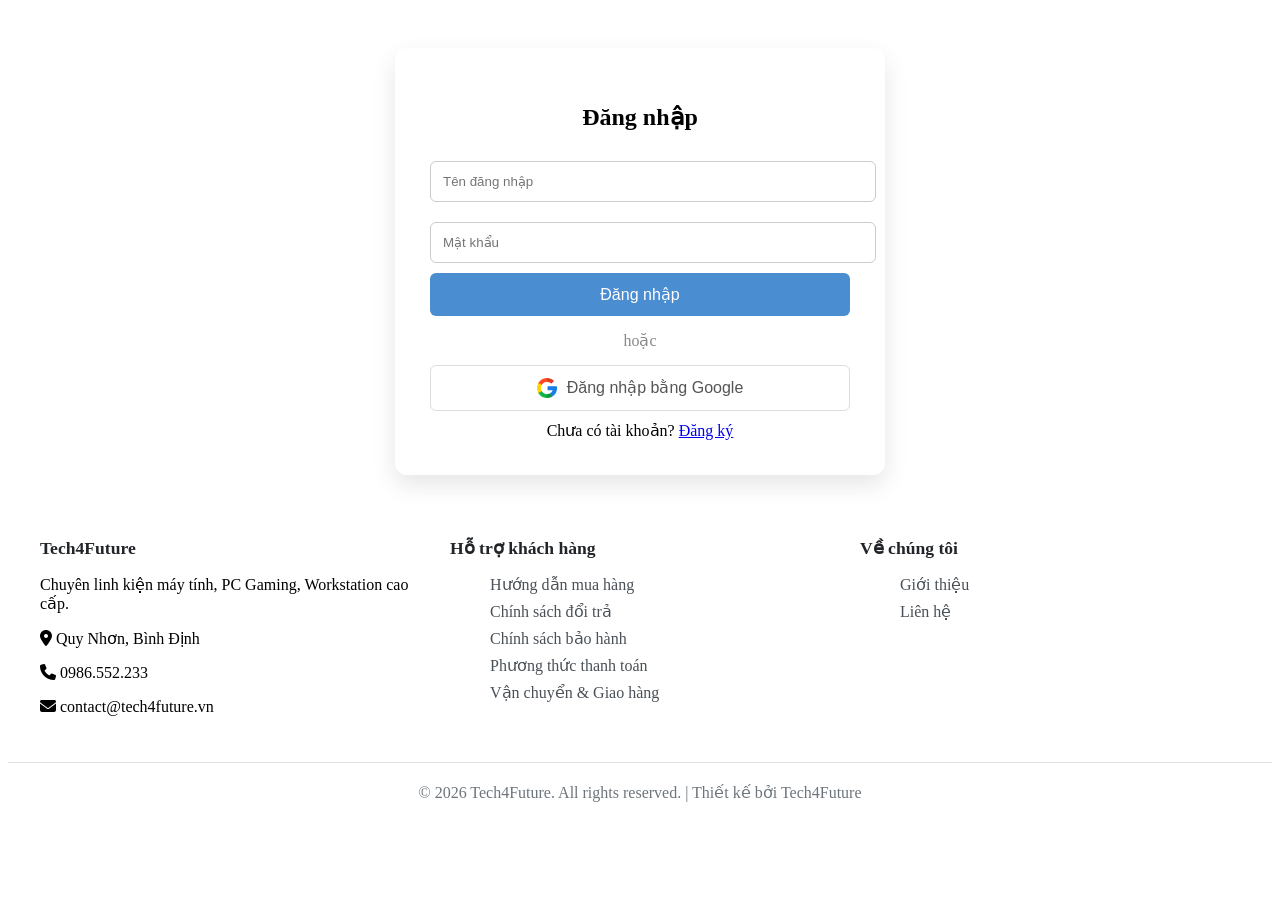
<file: auth/login_full.html>
<!DOCTYPE html>
<html lang="vi">
<head>
<meta charset="UTF-8">
<meta name="viewport" content="width=device-width, initial-scale=1.0">
<title>Đăng nhập - Tech4Future</title>
<link rel="stylesheet" href="https://cdnjs.cloudflare.com/ajax/libs/font-awesome/6.5.0/css/all.min.css"/>
<link rel="stylesheet" href="../css/auth.css">
</head>

<body>
<div class="main-content">
<div class="container">

<h2>Đăng nhập</h2>

<input type="text" placeholder="Tên đăng nhập">
<input type="password" placeholder="Mật khẩu">

<button>Đăng nhập</button>

<div class="divider">hoặc</div>

<button class="google-btn">
<img src="../images/products/icons_google.png" width="20">
Đăng nhập bằng Google
</button>

<div class="link">
Chưa có tài khoản? <a href="register_full.html">Đăng ký</a>
</div>

</div>
</div>

<footer class="site-footer">
    <div class="footer-container">
      <div class="footer-col">
        <h4>Tech4Future</h4>
        <p>Chuyên linh kiện máy tính, PC Gaming, Workstation cao cấp.</p>
        <p><i class="fas fa-map-marker-alt"></i> Quy Nhơn, Bình Định</p>
        <p><i class="fas fa-phone"></i> 0986.552.233</p>
        <p><i class="fas fa-envelope"></i> contact@tech4future.vn</p>
      </div>

      <div class="footer-col">
        <h4>Hỗ trợ khách hàng</h4>
        <ul>
          <li><a href="#">Hướng dẫn mua hàng</a></li>
          <li><a href="#">Chính sách đổi trả</a></li>
          <li><a href="#">Chính sách bảo hành</a></li>
          <li><a href="#">Phương thức thanh toán</a></li>
          <li><a href="#">Vận chuyển & Giao hàng</a></li>
        </ul>
      </div>

      <div class="footer-col">
        <h4>Về chúng tôi</h4>
        <ul>
          <li><a href="#">Giới thiệu</a></li>
          <li><a href="#">Liên hệ</a></li>
        </ul>
      </div>
    </div>

    <div class="footer-bottom">
      © 2026 Tech4Future. All rights reserved. | Thiết kế bởi Tech4Future
    </div>
  </footer>

</body>
</html>
</file>
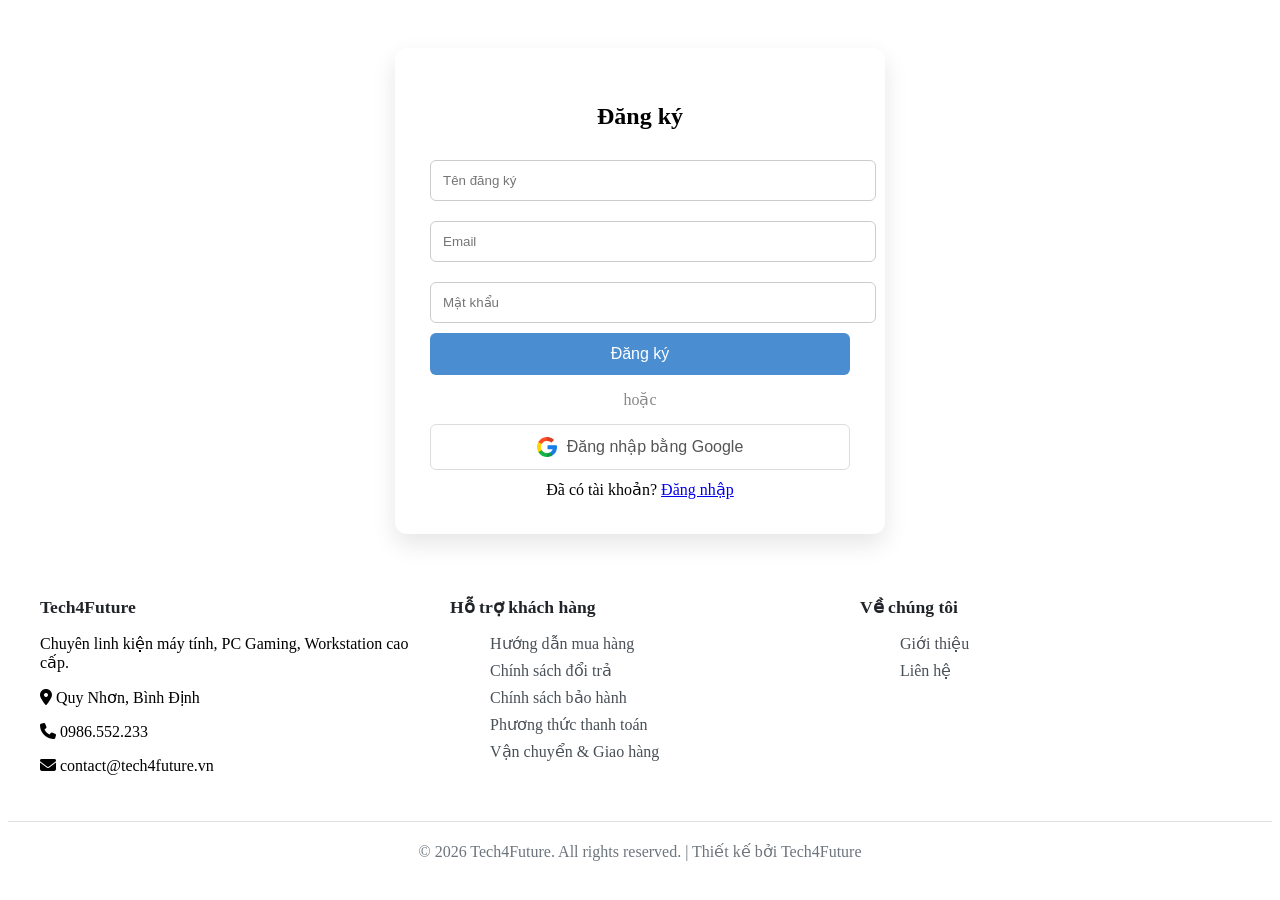
<file: auth/register_full.html>
<!DOCTYPE html>
<html lang="vi">
<head>
<meta charset="UTF-8">
<meta name="viewport" content="width=device-width, initial-scale=1.0">
<title>Đăng ký - Tech4Future</title>
<link rel="stylesheet" href="https://cdnjs.cloudflare.com/ajax/libs/font-awesome/6.5.0/css/all.min.css"/>
<link rel="stylesheet" href="../css/auth.css">
</head>

<body>
<div class="main-content">
<div class="container">

<h2>Đăng ký</h2>

<input type='text' placeholder='Tên đăng ký'>
<input type='email' placeholder='Email'>
<input type='password' placeholder='Mật khẩu'>



<button>Đăng ký</button>

<div class="divider">hoặc</div>

<button class="google-btn">
<img src="../images/products/icons_google.png" width="20">
Đăng nhập bằng Google
</button>

<div class="link">
Đã có tài khoản? <a href="login_full.html">Đăng nhập</a>
</div>

</div>
</div>

<footer class="site-footer">
    <div class="footer-container">
      <div class="footer-col">
        <h4>Tech4Future</h4>
        <p>Chuyên linh kiện máy tính, PC Gaming, Workstation cao cấp.</p>
        <p><i class="fas fa-map-marker-alt"></i> Quy Nhơn, Bình Định</p>
        <p><i class="fas fa-phone"></i> 0986.552.233</p>
        <p><i class="fas fa-envelope"></i> contact@tech4future.vn</p>
      </div>

      <div class="footer-col">
        <h4>Hỗ trợ khách hàng</h4>
        <ul>
          <li><a href="#">Hướng dẫn mua hàng</a></li>
          <li><a href="#">Chính sách đổi trả</a></li>
          <li><a href="#">Chính sách bảo hành</a></li>
          <li><a href="#">Phương thức thanh toán</a></li>
          <li><a href="#">Vận chuyển & Giao hàng</a></li>
        </ul>
      </div>

      <div class="footer-col">
        <h4>Về chúng tôi</h4>
        <ul>
          <li><a href="#">Giới thiệu</a></li>
          <li><a href="#">Liên hệ</a></li>
        </ul>
      </div>
    </div>

    <div class="footer-bottom">
      © 2026 Tech4Future. All rights reserved. | Thiết kế bởi Tech4Future
    </div>
  </footer>

</body>
</html>
</file>
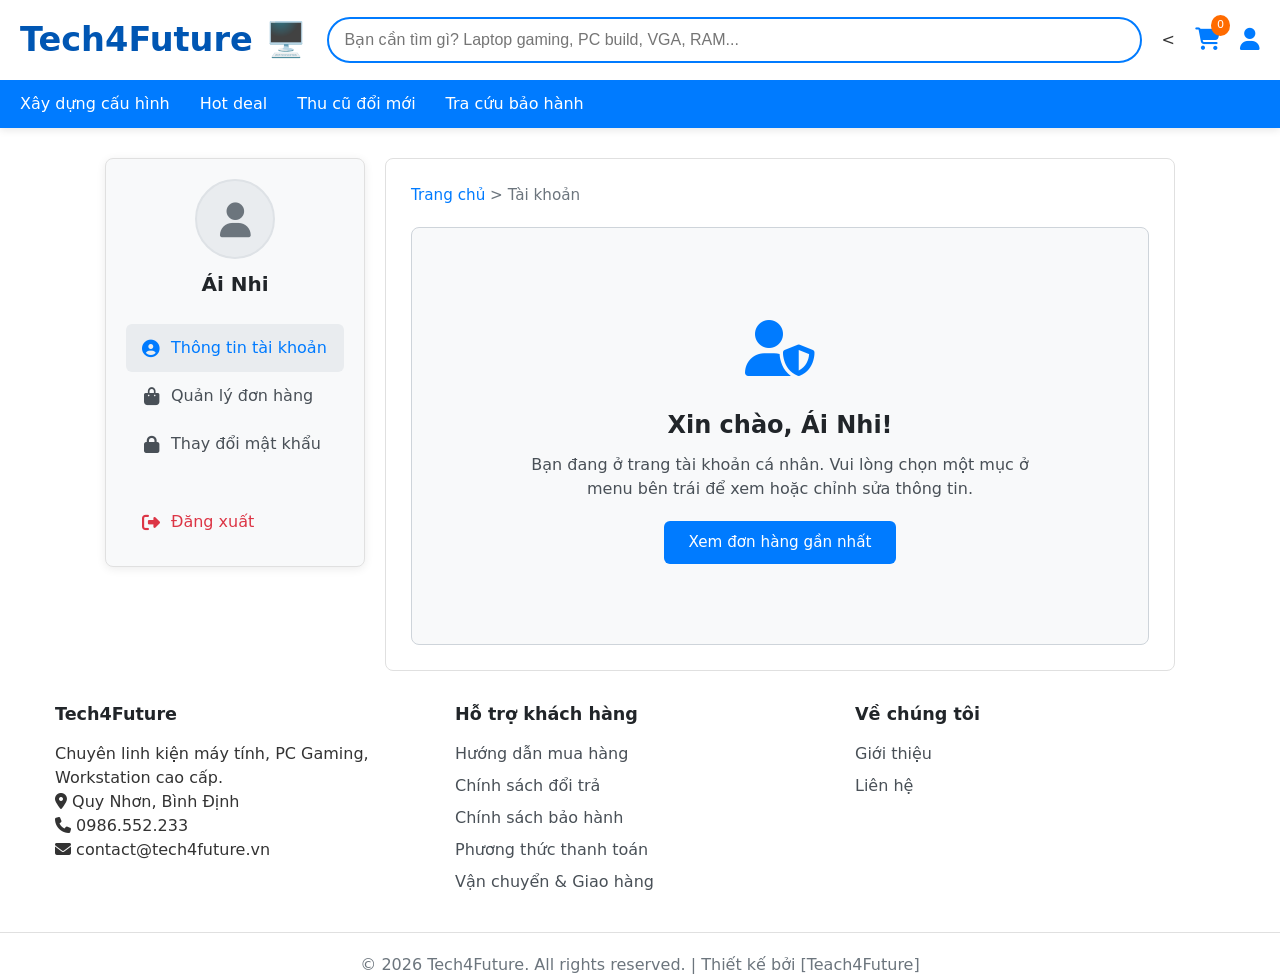
<file: pages/profile.html>
<!DOCTYPE html>
<html lang="vi">
<head>
  <meta charset="UTF-8" />
  <meta name="viewport" content="width=device-width, initial-scale=1.0"/>
  <title>Tài khoản - Tech4Future</title>
  
  <link rel="stylesheet" href="https://cdnjs.cloudflare.com/ajax/libs/font-awesome/6.5.0/css/all.min.css"/>
  <link rel="stylesheet" href="../assets/css/style.css">
  <link rel="stylesheet" href="../assets/css/profile.css">
</head>
<body>

  <header>
    <div class="main-header">
      <a href="../index.html" class="logo">Tech4Future 🖥️</a>
      
      <div class="search-bar">
        <input type="text" placeholder="Bạn cần tìm gì? Laptop gaming, PC build, VGA, RAM...">
      </div><

      <div class="icons">
        <a href="../pages/cart.html" class="cart"><i class="fas fa-shopping-cart"></i></a>
        <a href="../pages/profile.html"><i class="fas fa-user"></i></a>
      </div>
    </div>

    <div class="nav-cat">
      <div class="nav-cat-inner">
        <a href="#">Xây dựng cấu hình</a>
        <a href="#">Hot deal</a>
        <a href="#">Thu cũ đổi mới</a>
        <a href="../pages/trabaohanh.html">Tra cứu bảo hành</a>
      </div>
    </div>
  </header>

  <!-- Nội dung chính -->
  <div class="main-wrapper">
    <div class="content-container">
      <!-- Sidebar trái -->
      <aside class="sidebar">
        <div class="user-profile">
          <div class="avatar"><i class="fas fa-user"></i></div>
          <div class="username">Ái Nhi</div>
        </div>

        <ul class="menu-list">
          <li class="menu-item"><a href="#" class="active"><i class="fas fa-user-circle"></i> Thông tin tài khoản</a></li>
          <li class="menu-item"><a href="#"><i class="fas fa-shopping-bag"></i> Quản lý đơn hàng</a></li>
          <li class="menu-item"><a href="#"><i class="fas fa-lock"></i> Thay đổi mật khẩu</a></li>
          <li class="menu-item logout"><a href="#"><i class="fas fa-sign-out-alt"></i> Đăng xuất</a></li>
        </ul>
      </aside>

      <!-- Nội dung chính -->
      <main class="main-content">
        <div class="breadcrumb">
          <a href="/">Trang chủ</a> > Tài khoản
        </div>

        <div class="welcome-box">
          <div class="welcome-icon"><i class="fas fa-user-shield"></i></div>
          <h2 class="welcome-title">Xin chào, Ái Nhi!</h2>
          <p class="welcome-text">
            Bạn đang ở trang tài khoản cá nhân. Vui lòng chọn một mục ở menu bên trái để xem hoặc chỉnh sửa thông tin.
          </p>
          <a href="#" class="btn">Xem đơn hàng gần nhất</a>
        </div>
      </main>
    </div>
  </div>

  <!-- Footer chung (dùng cho mọi trang) -->
  <footer class="site-footer">
    <div class="footer-container">
      <div class="footer-col">
        <h4>Tech4Future</h4>
        <p>Chuyên linh kiện máy tính, PC Gaming, Workstation cao cấp.</p>
        <p><i class="fas fa-map-marker-alt"></i> Quy Nhơn, Bình Định</p>
        <p><i class="fas fa-phone"></i> 0986.552.233</p>
        <p><i class="fas fa-envelope"></i> contact@tech4future.vn</p>
      </div>

      <div class="footer-col">
        <h4>Hỗ trợ khách hàng</h4>
        <ul>
          <li><a href="#">Hướng dẫn mua hàng</a></li>
          <li><a href="#">Chính sách đổi trả</a></li>
          <li><a href="#">Chính sách bảo hành</a></li>
          <li><a href="#">Phương thức thanh toán</a></li>
          <li><a href="#">Vận chuyển & Giao hàng</a></li>
        </ul>
      </div>

      <div class="footer-col">
        <h4>Về chúng tôi</h4>
        <ul>
          <li><a href="#">Giới thiệu</a></li>
          <li><a href="#">Liên hệ</a></li>
        </ul>
      </div>
    </div>

    <div class="footer-bottom">
      © 2026 Tech4Future. All rights reserved. | Thiết kế bởi [Teach4Future]
    </div>
  </footer>

</body>
</html>
</file>
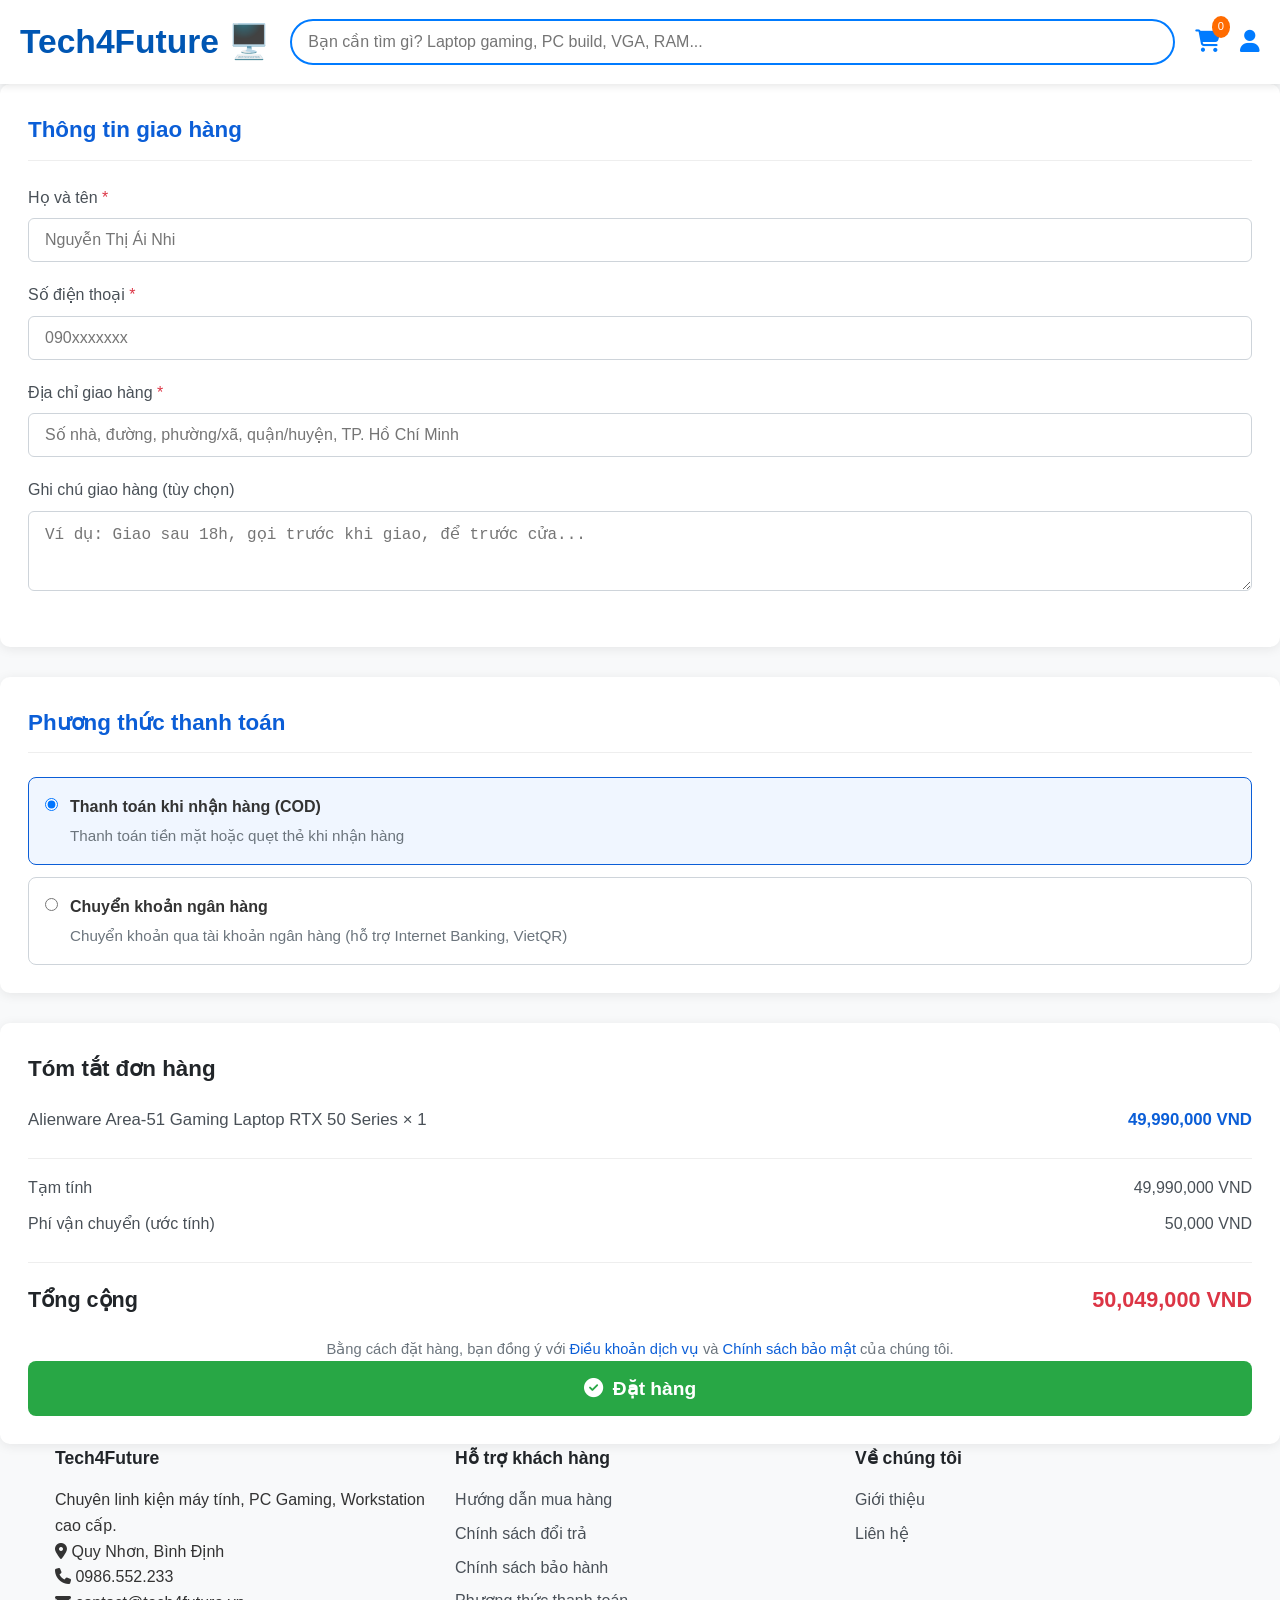
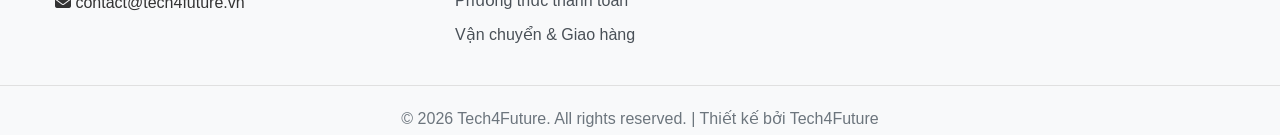
<file: pages/thanh-toan.html>
<!DOCTYPE html>
<html lang="vi">
<head>
  <meta charset="UTF-8" />
  <meta name="viewport" content="width=device-width, initial-scale=1.0"/>
  <title>Thanh toán - Tech4Future</title>
  
  <link rel="stylesheet" href="https://cdnjs.cloudflare.com/ajax/libs/font-awesome/6.5.0/css/all.min.css"/>
  <link rel="stylesheet" href="../assets/css/checkout.css" />
  <link rel="stylesheet" href="../assets/css/style.css" />
</head>
<body>
<header>
  <div class="main-header">
      <a href="../index.html" class="logo">Tech4Future 🖥️</a>
      
      <div class="search-bar">
        <input type="text" placeholder="Bạn cần tìm gì? Laptop gaming, PC build, VGA, RAM...">
      </div>

      <div class="icons">
        <a href="#" class="cart"><i class="fas fa-shopping-cart"></i></a>
        <a href="#"><i class="fas fa-user"></i></a>
      </div>
    </div>
</header>

 
        <div class="checkout-form">

          <!-- Thông tin giao hàng -->
          <div class="section">
            <h2>Thông tin giao hàng</h2>
            <form action="#" method="post">
              <div class="form-row">
                <div class="form-group">
                  <label for="fullname">Họ và tên <span class="required">*</span></label>
                  <input type="text" id="fullname" name="hoten" placeholder="Nguyễn Thị Ái Nhi" required>
                </div>
              </div>

              <div class="form-row">
                <div class="form-group">
                  <label for="phone">Số điện thoại <span class="required">*</span></label>
                  <input type="tel" id="phone" name="sodienthoai" placeholder="090xxxxxxx" required>
                </div>
              </div>

              <div class="form-group">
                <label for="address">Địa chỉ giao hàng <span class="required">*</span></label>
                <input type="text" id="address" name="diachi" placeholder="Số nhà, đường, phường/xã, quận/huyện, TP. Hồ Chí Minh" required>
              </div>

              <div class="form-group">
                <label for="notes">Ghi chú giao hàng (tùy chọn)</label>
                <textarea id="notes" name="ghichu" rows="3" placeholder="Ví dụ: Giao sau 18h, gọi trước khi giao, để trước cửa..."></textarea>
              </div>
            </form>
          </div>

          <!-- Phương thức thanh toán -->
          <div class="section">
            <h2>Phương thức thanh toán</h2>
            <div class="payment-options">
              <label class="payment-method">
                <input type="radio" name="payment" value="cod" checked>
                <div class="method-content">
                  <strong>Thanh toán khi nhận hàng (COD)</strong>
                  <p>Thanh toán tiền mặt hoặc quẹt thẻ khi nhận hàng</p>
                </div>
              </label>

              <label class="payment-method">
                <input type="radio" name="payment" value="bank">
                <div class="method-content">
                  <strong>Chuyển khoản ngân hàng</strong>
                  <p>Chuyển khoản qua tài khoản ngân hàng (hỗ trợ Internet Banking, VietQR)</p>
                </div>
              </label>
            </div>
          </div>
           <div class="order-summary">
          <h2>Tóm tắt đơn hàng</h2>

          <div class="summary-items">
            <div class="summary-item">
              <div class="item-name">Alienware Area-51 Gaming Laptop RTX 50 Series × 1</div>
              <div class="item-price">49,990,000 VND </div>
            </div>
            
            <!-- Có thể thêm các sản phẩm khác -->
          </div>

          <div class="summary-fee">
            <div class="fee-row">
              <span>Tạm tính</span>
              <span>49,990,000 VND</span>
            </div>
            <div class="fee-row">
              <span>Phí vận chuyển (ước tính)</span>
              <span>50,000 VND</span>
            </div>
          </div>

          <div class="grand-total">
            <span>Tổng cộng</span>
            <span class="total-amount">50,049,000 VND</span>
          </div>

          <div class="policy-note">
            Bằng cách đặt hàng, bạn đồng ý với 
            <a href="#">Điều khoản dịch vụ</a> và 
            <a href="#">Chính sách bảo mật</a> của chúng tôi.
          </div>
          <button type="submit" class="btn-place-order">
            <i class="fas fa-check-circle"></i> Đặt hàng
          </button>
        </div>
          <!-- Nút đặt hàng -->
      
        </div>
<footer class="site-footer">
    <div class="footer-container">
      <div class="footer-col">
        <h4>Tech4Future</h4>
        <p>Chuyên linh kiện máy tính, PC Gaming, Workstation cao cấp.</p>
        <p><i class="fas fa-map-marker-alt"></i> Quy Nhơn, Bình Định</p>
        <p><i class="fas fa-phone"></i> 0986.552.233</p>
        <p><i class="fas fa-envelope"></i> contact@tech4future.vn</p>
      </div>

      <div class="footer-col">
        <h4>Hỗ trợ khách hàng</h4>
        <ul>
          <li><a href="#">Hướng dẫn mua hàng</a></li>
          <li><a href="#">Chính sách đổi trả</a></li>
          <li><a href="#">Chính sách bảo hành</a></li>
          <li><a href="#">Phương thức thanh toán</a></li>
          <li><a href="#">Vận chuyển & Giao hàng</a></li>
        </ul>
      </div>

      <div class="footer-col">
        <h4>Về chúng tôi</h4>
        <ul>
          <li><a href="#">Giới thiệu</a></li>
          <li><a href="#">Liên hệ</a></li>
        </ul>
      </div>
    </div>

    <div class="footer-bottom">
      © 2026 Tech4Future. All rights reserved. | Thiết kế bởi Tech4Future
    </div>
  </footer>
</body>
</html>
</file>
<file: css/auth.css>
.main-content{
flex:1;
display:flex;
justify-content:center;
align-items:center;
padding:40px 0;
}

.container{
width:420px;
background:white;
padding:35px;
border-radius:12px;
box-shadow:0 10px 25px rgba(0,0,0,0.1);
}

h2{text-align:center;margin-bottom:20px;}

input{
width:100%;
padding:12px;
margin:10px 0;
border:1px solid #ccc;
border-radius:6px;
}

button{
width:100%;
padding:12px;
border:none;
background:#4a8dd1;
color:white;
font-size:16px;
border-radius:6px;
cursor:pointer;
}

.divider{text-align:center;margin:15px 0;color:#888;}

.google-btn{
background:white;
color:#555;
border:1px solid #ddd;
display:flex;
align-items:center;
justify-content:center;
gap:10px;
}

.link{text-align:center;margin-top:10px;}

.footer-container {
      max-width: 1200px;
      margin: 0 auto;
      padding: 0 15px;
      display: grid;
      grid-template-columns: repeat(auto-fit, minmax(220px, 1fr));
      gap: 30px;
    }

    .footer-col h4 {
      margin-bottom: 15px;
      color: #212529;
      font-size: 1.1rem;
    }

    .footer-col ul {
      list-style: none;
    }

    .footer-col ul li {
      margin-bottom: 8px;
    }

    .footer-col a {
      color: #495057;
      text-decoration: none;
    }

    .footer-col a:hover {
      color: #007bff;
    }

    .footer-bottom {
      text-align: center;
      margin-top: 30px;
      padding-top: 20px;
      border-top: 1px solid #e0e0e0;
      color: #6c757d;
    }
</file>
<file: assets/css/style.css>
:root {
   --primary: #007BFF;       /* xanh duong chinh */
      --primary-dark: #0056b3;
      --primary-light: #e3f2fd;
   --accent: #ff6b00;        /* cam noi bat khuyen mai */
      --text: #333;
      --gray: #666;
      --bg: #f8f9fa;
    }

    * { margin:0; padding:0; box-sizing:border-box; }
    body {
      font-family: 'Segoe UI', Tahoma, Geneva, Verdana, sans-serif;
      background: var(--bg);
      color: var(--text);
      line-height: 1.6;
    }

    /* Top bar */
    .top-bar {
      background: var(--primary);
      color: white;
      padding: 8px 20px;
      font-size: 0.95rem;
      display: flex;
      justify-content: space-between;
      align-items: center;
      flex-wrap: wrap;
    }
    .top-bar a { color: white; text-decoration: none; margin: 0 12px; }
    .top-bar a:hover { text-decoration: underline; }

    /* Header */
    header {
      background: white;
      box-shadow: 0 2px 8px rgba(0,0,0,0.1);
      position: sticky;
      top: 0;
      z-index: 999;
    }
    .main-header {
      max-width: 1400px;
      margin: 0 auto;
      padding: 15px 20px;
      display: flex;
      align-items: center;
      gap: 20px;
      flex-wrap: wrap;
    }
    .logo {
      font-size: 2.1rem;
      font-weight: bold;
      color: var(--primary-dark);
      text-decoration: none;
    }
    .search-bar {
      flex: 1;
      min-width: 280px;
    }
    .search-bar input {
      width: 100%;
      padding: 12px 16px;
      border: 2px solid var(--primary);
      border-radius: 50px;
      font-size: 1rem;
      outline: none;
    }
    .icons {
      display: flex;
      gap: 20px;
      font-size: 1.4rem;
    }
    .icons a { color: var(--primary); position: relative; }
    .icons .cart::after {
      content: "0";
      position: absolute;
      top: -8px; right: -10px;
      background: var(--accent);
      color: white;
      font-size: 0.7rem;
      padding: 2px 6px;
      border-radius: 50%;
    }

    /* Nav categories */
    .nav-cat {
      background: var(--primary);
      color: white;
    }
    .nav-cat-inner {
      max-width: 1400px;
      margin: 0 auto;
      padding: 12px 20px;
      display: flex;
      gap: 30px;
      font-weight: 500;
    }
    .nav-cat a { color: white; text-decoration: none; }
    .nav-cat a:hover { text-decoration: underline; }

    /* Layout */
    .container {
      max-width: 1400px;
      margin: 20px auto;
      padding: 0 20px;
      display: flex;
      gap: 25px;
    }

    aside {
      width: 260px;
      background: white;
      border-radius: 8px;
      box-shadow: 0 2px 10px rgba(0,0,0,0.08);
      padding: 15px;
      height: fit-content;
      position: sticky;
      top: 90px;
    }
    aside h3 {
      color: var(--primary-dark);
      margin-bottom: 15px;
      font-size: 1.3rem;
    }
    .cat-list {
      list-style: none;
    }
    .cat-list li {
      padding: 10px 0;
      border-bottom: 1px solid #eee;
    }
    .cat-list a {
      color: var(--text);
      text-decoration: none;
      display: flex;
      align-items: center;
      gap: 10px;
      font-size: 0.98rem;
      transition: all 0.2s ease;
    }
    .cat-list a:hover { 
      color: var(--primary);
      padding-left: 6px;
    }
    /* ===== COMMENT: STYLE CHO DANH MỤC ĐANG CHỌN =====
       Khi loại sản phẩm được chọn, thêm class .active vào link
       Hiển thị bằng color xanh đậm + bold + border trái =====*/
    .cat-list a.active {
      color: var(--primary);
      font-weight: 700;
      border-left: 3px solid var(--primary);
      padding-left: 8px;
    }

    main { flex: 1; }

    /* Banner - da sua voi nen PC RGB dep */
    .banner {
      background: linear-gradient(rgba(0, 0, 0, 0.55), rgba(0, 0, 0, 0.65)), 
                  url('https://images.unsplash.com/photo-1587202372775-e229f172b9d7?auto=format&fit=crop&q=80&w=2000') center/cover no-repeat;
      color: white;
      padding: 80px 40px;
      border-radius: 16px;
      margin-bottom: 40px;
      text-align: center;
      box-shadow: 0 10px 30px rgba(0, 123, 255, 0.3);
      position: relative;
      overflow: hidden;
    }

    .banner::before {
      content: "";
      position: absolute;
      top: 0; left: 0; right: 0; bottom: 0;
      background: linear-gradient(135deg, rgba(0,123,255,0.15), rgba(255,107,0,0.15));
      pointer-events: none;
    }

    .banner h1 {
      font-size: 3.2rem;
      margin-bottom: 20px;
      text-shadow: 0 4px 10px rgba(0,0,0,0.6);
      position: relative;
      z-index: 2;
    }

    .banner p {
      font-size: 1.6rem;
      margin-bottom: 35px;
      max-width: 800px;
      margin-left: auto;
      margin-right: auto;
      position: relative;
      z-index: 2;
    }

    .banner .btn {
      background: var(--accent);
      color: white;
      padding: 18px 48px;
      border-radius: 50px;
      text-decoration: none;
      font-weight: bold;
      font-size: 1.4rem;
      transition: all 0.3s;
      box-shadow: 0 6px 20px rgba(255,107,0,0.4);
      position: relative;
      z-index: 2;
      display: inline-block;
    }

    .banner .btn:hover {
      background: #e65c00;
      transform: translateY(-5px) scale(1.05);
      box-shadow: 0 12px 30px rgba(255,107,0,0.6);
    }

    .hot-deals {
      display: grid;
      grid-template-columns: repeat(auto-fit, minmax(280px, 1fr));
      gap: 20px;
    }

    .t4f-pagination {
      margin-top: 30px;
      padding: 14px;
      border-radius: 14px;
      background: linear-gradient(180deg, #f8fbff 0%, #eef5ff 100%);
      border: 1px solid #d6e6ff;
      display: flex;
      align-items: center;
      justify-content: center;
      gap: 10px;
      flex-wrap: wrap;
    }

    .t4f-page-btn {
      min-width: 42px;
      height: 42px;
      padding: 0 14px;
      border-radius: 999px;
      border: 1px solid #c7dbff;
      background: #ffffff;
      color: #1a3f7a;
      text-decoration: none;
      display: inline-flex;
      align-items: center;
      justify-content: center;
      font-weight: 700;
      box-shadow: 0 4px 10px rgba(0, 123, 255, 0.08);
      transition: transform 0.18s ease, box-shadow 0.18s ease, background 0.18s ease, color 0.18s ease;
    }

    .t4f-page-btn:hover {
      background: #eaf3ff;
      color: #0a56b1;
      transform: translateY(-2px);
      box-shadow: 0 8px 16px rgba(0, 123, 255, 0.15);
    }

    .t4f-page-btn.is-active {
      background: linear-gradient(135deg, #007bff 0%, #0058c7 100%);
      border-color: #0058c7;
      color: #fff;
      box-shadow: 0 10px 18px rgba(0, 91, 204, 0.35);
      pointer-events: none;
    }

    .t4f-page-btn.is-disabled {
      background: #f2f5fa;
      border-color: #e1e7f0;
      color: #a7b1c0;
      box-shadow: none;
      pointer-events: none;
    }

    .t4f-page-nav {
      min-width: 92px;
    }

    /* Product Card */
    .product-card-link {
      display: block;
      text-decoration: none;
      color: inherit;
      height: 100%;
    }

    .product-card {
      background: white;
      border-radius: 10px;
      overflow: hidden;
      box-shadow: 0 4px 12px rgba(0,0,0,0.1);
      transition: 0.3s;
      text-align: center;
      height: 100%;
      display: flex;
      flex-direction: column;
    }

    .product-card:hover {
      transform: translateY(-8px);
      box-shadow: 0 12px 30px rgba(0,123,255,0.25);
    }

    .product-card img {
      width: 100%;
      height: 220px;
      object-fit: contain;
      padding: 15px;
      background: #f8f9fa;
    }

    .product-info {
      padding: 15px;
      flex: 1;
      display: flex;
      flex-direction: column;
    }

    .product-info h4 {
      font-size: 1.1rem;
      margin-bottom: 8px;
      height: 2.6em;
      overflow: hidden;
    }

    .price {
      color: var(--accent);
      font-size: 1.4rem;
      font-weight: bold;
      margin: 8px 0;
    }

    .old-price {
      color: var(--gray);
      text-decoration: line-through;
      font-size: 0.95rem;
    }

    .product-buttons {
      margin-top: 12px;
      display: flex;
      gap: 12px;
      justify-content: center;
      flex-wrap: wrap;
    }

    .btn {
      padding: 10px 18px;
      font-size: 0.95rem;
      border: none;
      border-radius: 6px;
      cursor: pointer;
      transition: all 0.2s;
    }

    .btn-add-to-cart {
      background: var(--accent);
      color: white;
    }

    .btn-add-to-cart:hover {
      background: #e65c00;
      transform: translateY(-2px);
    }

    .btn-detail {
      background: var(--primary);
      color: white;
    }

    .btn-detail:hover {
      background: var(--primary-dark);
      transform: translateY(-2px);
    }

    .product-buttons button {
      position: relative;
      z-index: 2;
    }

    /* Floating Zalo Button */
    .zalo-float {
      position: fixed;
      bottom: 20px;
      right: 20px;
      width: 60px;
      height: 60px;
      background: #0068ff;
      border-radius: 50%;
      box-shadow: 0 4px 12px rgba(0, 0, 0, 0.3);
      display: flex;
      align-items: center;
      justify-content: center;
      z-index: 9999;
      transition: all 0.3s ease;
      text-decoration: none;
    }

    .zalo-float img {
      width: 45px;
      height: 45px;
      object-fit: contain;
    }

    .zalo-float:hover {
      transform: scale(1.15);
      box-shadow: 0 8px 20px rgba(0, 104, 255, 0.4);
    }

    @media (max-width: 992px) {
      .container { flex-direction: column; }
      aside { width: 100%; position: static; }
    }
    @media (max-width: 768px) {
      .main-header { flex-direction: column; gap: 15px; }
      .nav-cat-inner { flex-wrap: wrap; justify-content: center; }
      .banner { padding: 60px 20px; }
      .banner h1 { font-size: 2.5rem; }
      .banner p { font-size: 1.3rem; }
      .t4f-pagination {
        gap: 8px;
        padding: 10px;
      }
      .t4f-page-btn {
        min-width: 38px;
        height: 38px;
        padding: 0 11px;
        font-size: 0.9rem;
      }
      .t4f-page-nav {
        min-width: 82px;
      }
      .zalo-float {
        width: 55px;
        height: 55px;
        bottom: 15px;
        right: 15px;
      }
      .zalo-float img {
        width: 40px;
        height: 40px;
      }
    }

    /* Footer */
    .footer-container {
      max-width: 1200px;
      margin: 0 auto;
      padding: 0 15px;
      display: grid;
      grid-template-columns: repeat(auto-fit, minmax(220px, 1fr));
      gap: 30px;
    }

    .footer-col h4 {
      margin-bottom: 15px;
      color: #212529;
      font-size: 1.1rem;
    }

    .footer-col ul {
      list-style: none;
    }

    .footer-col ul li {
      margin-bottom: 8px;
    }

    .footer-col a {
      color: #495057;
      text-decoration: none;
    }

    .footer-col a:hover {
      color: #007bff;
    }

    .footer-bottom {
      text-align: center;
      margin-top: 30px;
      padding-top: 20px;
      border-top: 1px solid #e0e0e0;
      color: #6c757d;
    }
</file>
<file: assets/css/profile.css>
* {
      margin: 0;
      padding: 0;
      box-sizing: border-box;
    }

    body {
      background: #ffffff;
      color: #333333;
      font-family: system-ui, -apple-system, BlinkMacSystemFont, 'Segoe UI', Roboto, sans-serif;
      min-height: 100vh;
      line-height: 1.5;
    }

    /* Header chung cho mọi trang */
    .site-header {
      background: #ffffff;
      border-bottom: 1px solid #e0e0e0;
      position: sticky;
      top: 0;
      z-index: 1000;
      box-shadow: 0 2px 4px rgba(0,0,0,0.04);
    }

    .header-top {
      background: #f8f9fa;
      padding: 8px 0;
      font-size: 0.9rem;
      color: #495057;
    }

    .header-main {
      padding: 12px 0;
    }

    .container {
      max-width: 1200px;
      margin: 0 auto;
      padding: 0 15px;
    }

    .header-content {
      display: flex;
      justify-content: space-between;
      align-items: center;
      flex-wrap: wrap;
      gap: 15px;
    }

    .logo a {
      font-size: 1.6rem;
      font-weight: 700;
      color: #212529;
      text-decoration: none;
    }

    .nav-menu a {
      margin-left: 24px;
      color: #495057;
      text-decoration: none;
      font-weight: 500;
    }

    .nav-menu a:hover,
    .nav-menu a.active {
      color: #007bff;
    }

    .header-actions {
      display: flex;
      align-items: center;
      gap: 20px;
    }

    .header-actions a {
      color: #495057;
      text-decoration: none;
      font-size: 1.1rem;
    }

    .header-actions a:hover {
      color: #007bff;
    }

    /* Nội dung chính (giữ nguyên như cũ nhưng thêm margin-top cho header) */
    .main-wrapper {
      padding: 30px 0;
    }

    .content-container {
      max-width: 1100px;
      margin: 0 auto;
      padding: 0 15px;
      display: flex;
      gap: 20px;
    }

    .sidebar {
      width: 260px;
      background: #f8f9fa;
      border-radius: 8px;
      padding: 20px;
      border: 1px solid #e0e0e0;
    }

    .user-profile {
      text-align: center;
      margin-bottom: 25px;
    }

    .avatar {
      width: 80px;
      height: 80px;
      border-radius: 50%;
      background: #e9ecef;
      margin: 0 auto 10px;
      display: flex;
      align-items: center;
      justify-content: center;
      font-size: 2.2rem;
      color: #6c757d;
      border: 2px solid #dee2e6;
    }

    .username {
      font-size: 1.25rem;
      font-weight: 600;
      color: #212529;
    }

    .menu-list {
      list-style: none;
    }

    .menu-item a {
      display: flex;
      align-items: center;
      gap: 10px;
      padding: 12px 15px;
      color: #495057;
      text-decoration: none;
      border-radius: 6px;
      transition: background 0.2s;
    }

    .menu-item a:hover,
    .menu-item a.active {
      background: #e9ecef;
      color: #007bff;
    }

    .menu-item i {
      width: 20px;
      text-align: center;
      font-size: 1.1rem;
    }

    .logout a {
      color: #dc3545 !important;
      margin-top: 30px;
    }

    .main-content {
      flex: 1;
      background: #ffffff;
      border-radius: 8px;
      padding: 25px;
      border: 1px solid #e0e0e0;
    }

    .breadcrumb {
      color: #6c757d;
      font-size: 0.95rem;
      margin-bottom: 20px;
    }

    .breadcrumb a {
      color: #007bff;
      text-decoration: none;
    }

    .welcome-box {
      text-align: center;
      padding: 80px 30px;
      background: #f8f9fa;
      border-radius: 8px;
      border: 1px solid #ced4da;
    }

    .welcome-icon {
      font-size: 3.5rem;
      color: #007bff;
      margin-bottom: 15px;
    }

    .welcome-title {
      font-size: 1.5rem;
      margin-bottom: 10px;
      color: #212529;
    }

    .welcome-text {
      color: #495057;
      max-width: 500px;
      margin: 0 auto 20px;
    }

    .btn {
      display: inline-block;
      background: #007bff;
      color: white;
      padding: 10px 24px;
      border-radius: 6px;
      text-decoration: none;
      font-weight: 500;
      transition: background 0.2s;
    }

    .btn:hover {
      background: #0056b3;
    }
</file>
<file: assets/css/checkout.css>
/* thanh-toan.css */

.checkout-page {
  background: #f8f9fa;
  min-height: 100vh;
  padding: 40px 0;
}

.container {
  max-width: 1100px;
  margin: 0 auto;
  padding: 0 20px;
}

h1 {
  text-align: center;
  font-size: 2.1rem;
  color: #212529;
  margin-bottom: 40px;
}

.checkout-layout {
  display: grid;
  grid-template-columns: 1fr 380px;
  gap: 40px;
}

.checkout-form .section {
  background: white;
  border-radius: 10px;
  box-shadow: 0 2px 12px rgba(0,0,0,0.08);
  padding: 28px;
  margin-bottom: 30px;
}

.section h2 {
  font-size: 1.4rem;
  color: #0b5ed7;
  margin-bottom: 24px;
  padding-bottom: 12px;
  border-bottom: 1px solid #eee;
}

.form-row {
  display: grid;
  grid-template-columns: 1fr;
  gap: 20px;
}

.form-group {
  margin-bottom: 20px;
}

.form-group label {
  display: block;
  margin-bottom: 8px;
  font-weight: 500;
  color: #495057;
}

.form-group input,
.form-group textarea {
  width: 100%;
  padding: 12px 16px;
  border: 1px solid #ced4da;
  border-radius: 6px;
  font-size: 1rem;
  transition: border-color 0.2s;
}

.form-group input:focus,
.form-group textarea:focus {
  outline: none;
  border-color: #0b5ed7;
  box-shadow: 0 0 0 3px rgba(11,94,215,0.15);
}

.required {
  color: #dc3545;
}

.payment-options {
  display: flex;
  flex-direction: column;
  gap: 12px;
}

.payment-method {
  display: flex;
  align-items: flex-start;
  padding: 16px;
  border: 1px solid #ced4da;
  border-radius: 8px;
  cursor: pointer;
  transition: all 0.2s;
}

.payment-method input {
  margin-top: 4px;
  margin-right: 12px;
}

.payment-method:hover,
.payment-method:has(input:checked) {
  border-color: #0b5ed7;
  background: #f0f6ff;
}

.method-content strong {
  display: block;
  margin-bottom: 4px;
}

.method-content p {
  margin: 0;
  font-size: 0.95rem;
  color: #6c757d;
}

.btn-place-order {
  width: 100%;
  padding: 16px;
  background: #28a745;
  color: white;
  border: none;
  border-radius: 8px;
  font-size: 1.2rem;
  font-weight: 600;
  cursor: pointer;
  display: flex;
  align-items: center;
  justify-content: center;
  gap: 10px;
  /* không có transition */
}

.btn-place-order:hover {
  background: #218838;
}


/* Tóm tắt đơn hàng */
.order-summary {
  background: white;
  border-radius: 10px;
  box-shadow: 0 2px 12px rgba(0,0,0,0.08);
  padding: 28px;
  height: fit-content;
  position: sticky;
  top: 100px;
}

.order-summary h2 {
  font-size: 1.4rem;
  color: #212529;
  margin-bottom: 20px;
}

.summary-items {
  margin-bottom: 24px;
}

.summary-item {
  display: flex;
  justify-content: space-between;
  margin-bottom: 12px;
  font-size: 1.05rem;
}

.summary-item .item-name {
  color: #495057;
}

.summary-item .item-price {
  font-weight: 600;
  color: #0b5ed7;
}

.summary-fee {
  margin: 20px 0;
  padding: 16px 0;
  border-top: 1px solid #eee;
  border-bottom: 1px solid #eee;
}

.fee-row {
  display: flex;
  justify-content: space-between;
  margin-bottom: 10px;
  color: #495057;
}

.grand-total {
  display: flex;
  justify-content: space-between;
  font-size: 1.35rem;
  font-weight: bold;
  color: #212529;
  margin-top: 20px;
}

.total-amount {
  color: #dc3545;
}

.policy-note {
  margin-top: 20px;
  font-size: 0.92rem;
  color: #6c757d;
  text-align: center;
}

.policy-note a {
  color: #0b5ed7;
  text-decoration: none;
}

.policy-note a:hover {
  text-decoration: underline;
}

/* Responsive */
@media (max-width: 992px) {
  .checkout-layout {
    grid-template-columns: 1fr;
  }
  
  .order-summary {
    position: static;
  }
}

@media (max-width: 576px) {
  h1 {
    font-size: 1.8rem;
  }
  
  .section {
    padding: 20px;
  }
}
</file>
